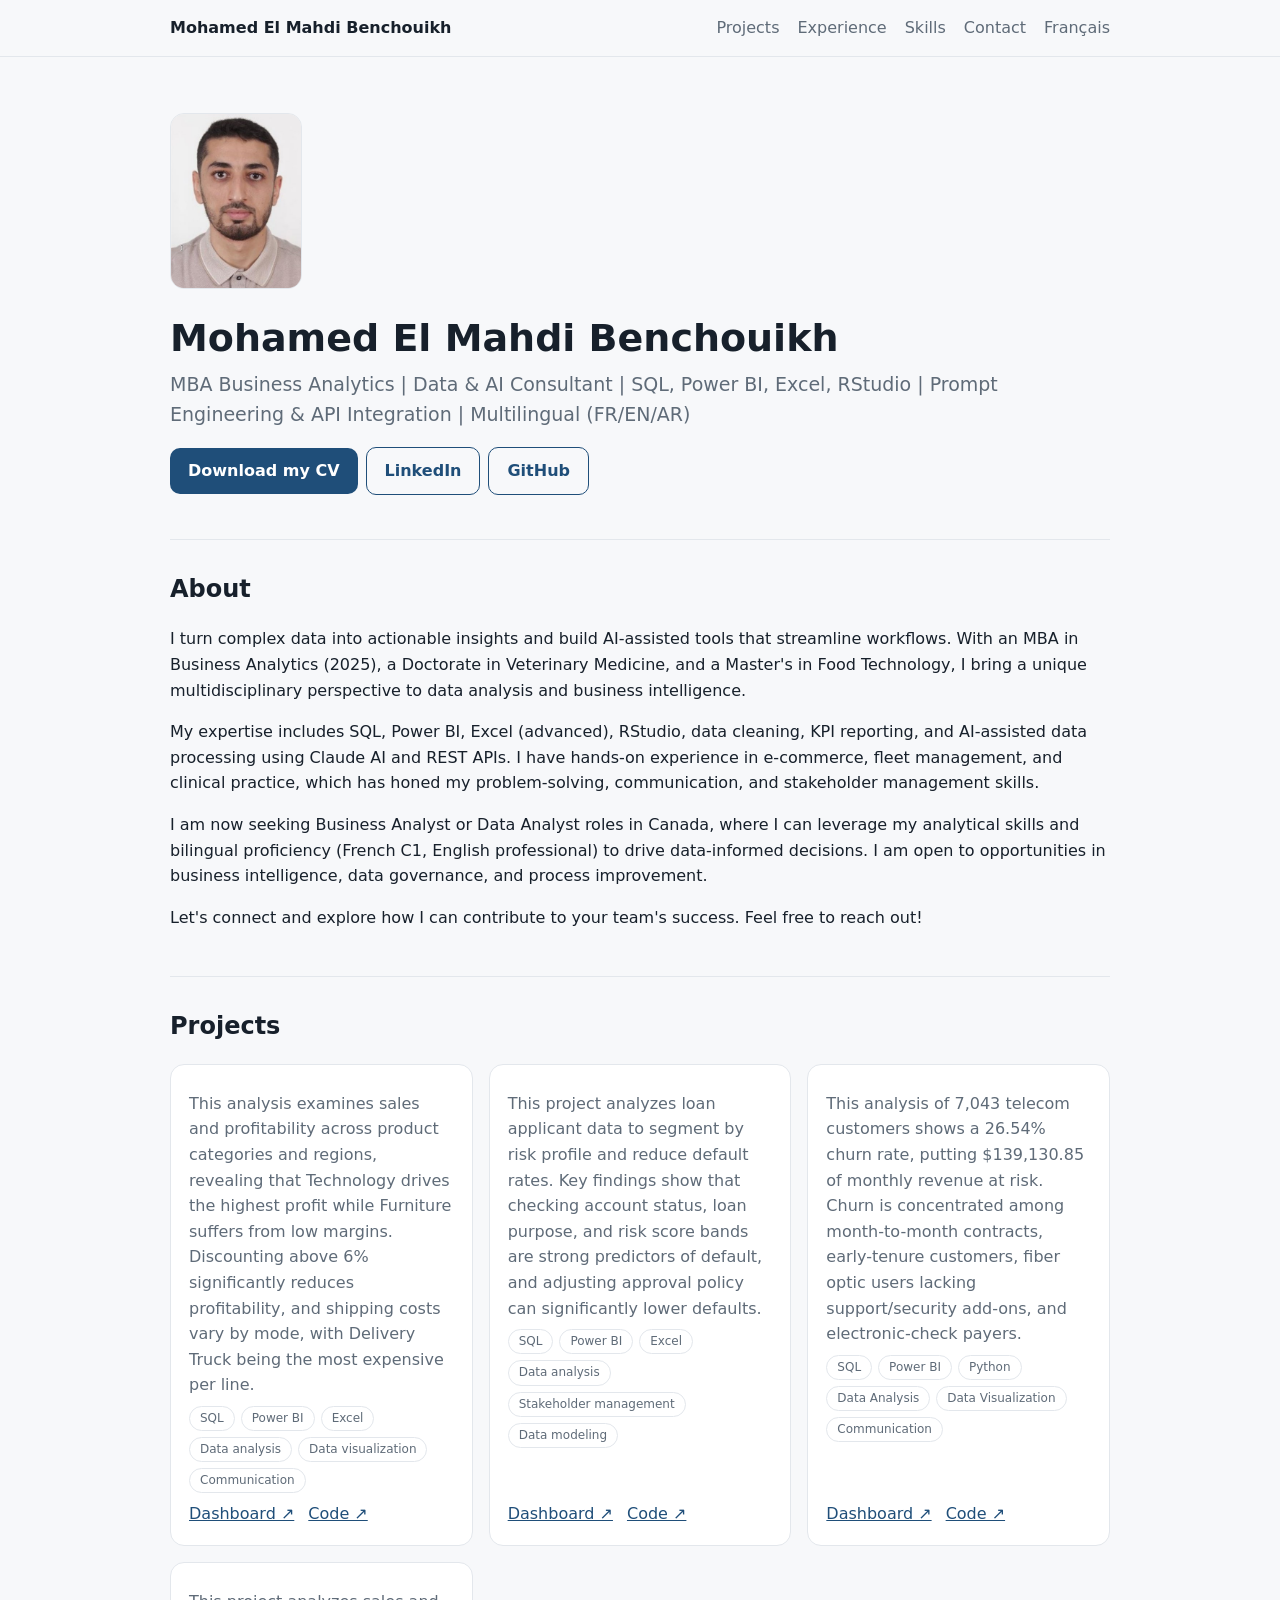
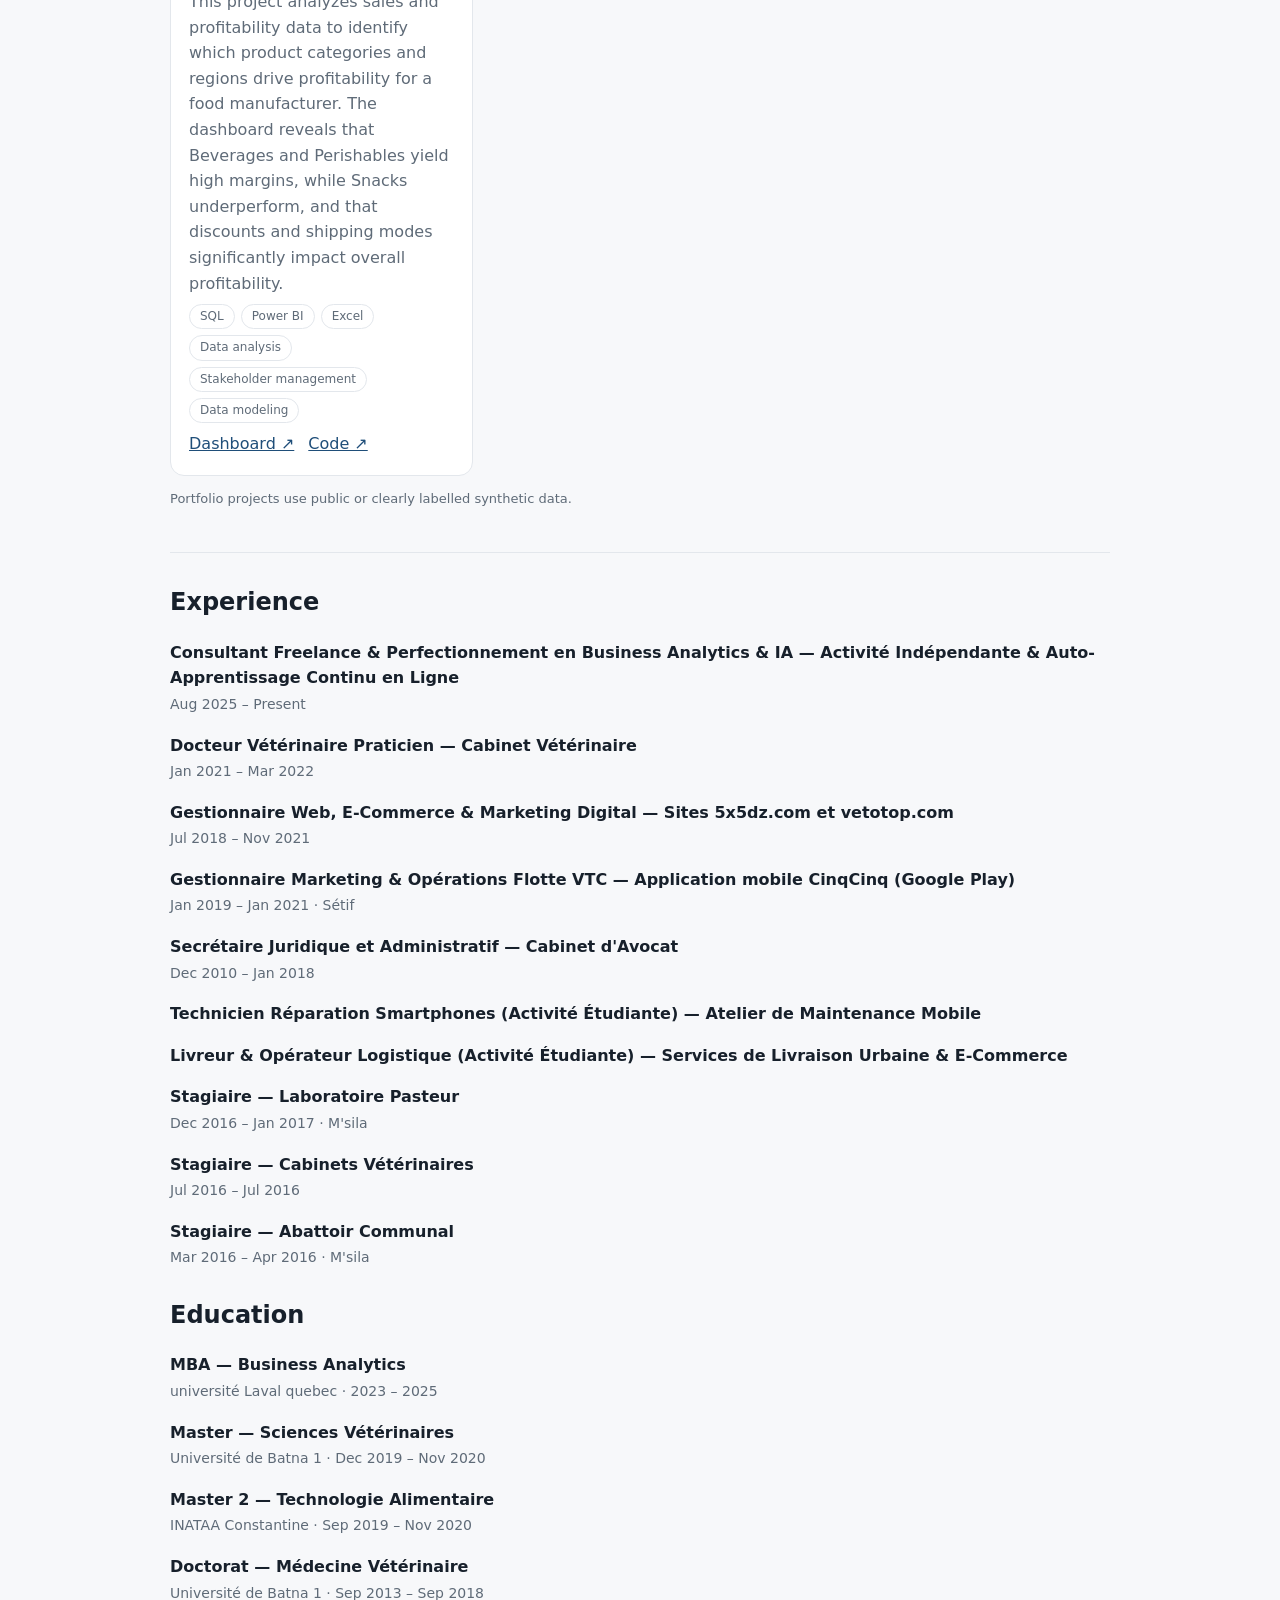
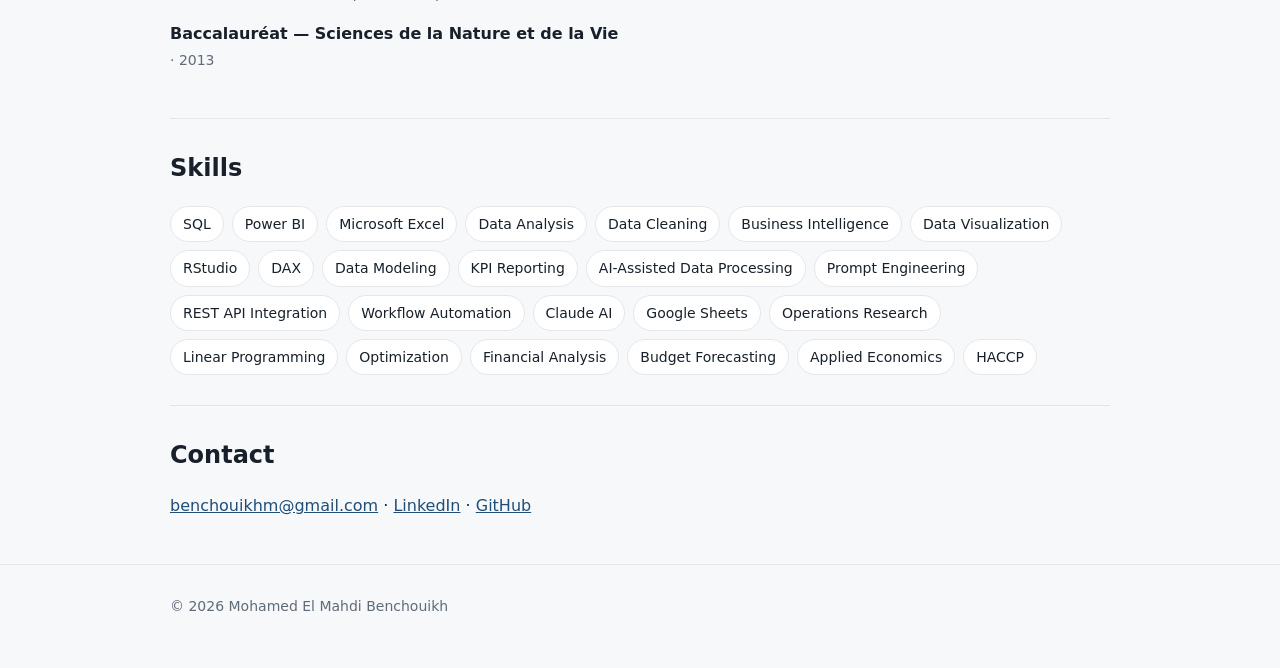
<file: index.html>
<!doctype html>
<html lang="en">
<head>
<meta charset="utf-8" />
<meta name="viewport" content="width=device-width, initial-scale=1" />
<title>Mohamed El Mahdi Benchouikh — MBA Business Analytics</title>
<meta name="description" content="MBA Business Analytics | Data &amp; AI Consultant | SQL, Power BI, Excel, RStudio | Prompt Engineering &amp; API Integration | Multilingual (FR/EN/AR)" />
<link rel="stylesheet" href="assets/style.css" />
<link rel="alternate" hreflang="fr" href="https://bmmahdi.github.io/fr/" />
</head>
<body>
<nav><div class="wrap"><b>Mohamed El Mahdi Benchouikh</b><a href="#projects">Projects</a><a href="#experience">Experience</a><a href="#skills">Skills</a><a href="#contact">Contact</a><a href="fr/" lang="fr">Français</a></div></nav>
<main class="wrap">
<header class="hero">
<img src="assets/photo.jpg" alt="Mohamed El Mahdi Benchouikh" />
<div><h1>Mohamed El Mahdi Benchouikh</h1><p class="head">MBA Business Analytics | Data &amp; AI Consultant | SQL, Power BI, Excel, RStudio | Prompt Engineering &amp; API Integration | Multilingual (FR/EN/AR)</p>
<a class="btn" href="assets/cv-en.pdf">Download my CV</a><a class="btn ghost" href="https://www.linkedin.com/in/mohamed-elmahdi-benchouikh-0a564a135/">LinkedIn</a><a class="btn ghost" href="https://github.com/bmmahdi">GitHub</a></div>
</header>
<section id="about"><h2>About</h2><p>I turn complex data into actionable insights and build AI-assisted tools that streamline workflows. With an MBA in Business Analytics (2025), a Doctorate in Veterinary Medicine, and a Master's in Food Technology, I bring a unique multidisciplinary perspective to data analysis and business intelligence.</p><p>My expertise includes SQL, Power BI, Excel (advanced), RStudio, data cleaning, KPI reporting, and AI-assisted data processing using Claude AI and REST APIs. I have hands-on experience in e-commerce, fleet management, and clinical practice, which has honed my problem-solving, communication, and stakeholder management skills.</p><p>I am now seeking Business Analyst or Data Analyst roles in Canada, where I can leverage my analytical skills and bilingual proficiency (French C1, English professional) to drive data-informed decisions. I am open to opportunities in business intelligence, data governance, and process improvement.</p><p>Let's connect and explore how I can contribute to your team's success. Feel free to reach out!</p></section>
<section id="projects"><h2>Projects</h2><div class="cards">
<article class="card"><h3></h3><p>This analysis examines sales and profitability across product categories and regions, revealing that Technology drives the highest profit while Furniture suffers from low margins. Discounting above 6% significantly reduces profitability, and shipping costs vary by mode, with Delivery Truck being the most expensive per line.</p><div class="tags"><span class="tag">SQL</span><span class="tag">Power BI</span><span class="tag">Excel</span><span class="tag">Data analysis</span><span class="tag">Data visualization</span><span class="tag">Communication</span></div><div class="links"><a href="https://bmmahdi.github.io/retail-sales-profitability-analysis/">Dashboard ↗</a><a href="https://github.com/bmmahdi/retail-sales-profitability-analysis">Code ↗</a></div></article>
<article class="card"><h3></h3><p>This project analyzes loan applicant data to segment by risk profile and reduce default rates. Key findings show that checking account status, loan purpose, and risk score bands are strong predictors of default, and adjusting approval policy can significantly lower defaults.</p><div class="tags"><span class="tag">SQL</span><span class="tag">Power BI</span><span class="tag">Excel</span><span class="tag">Data analysis</span><span class="tag">Stakeholder management</span><span class="tag">Data modeling</span></div><div class="links"><a href="https://bmmahdi.github.io/credit-risk-dashboard-retail-bank/">Dashboard ↗</a><a href="https://github.com/bmmahdi/credit-risk-dashboard-retail-bank">Code ↗</a></div></article>
<article class="card"><h3></h3><p>This analysis of 7,043 telecom customers shows a 26.54% churn rate, putting $139,130.85 of monthly revenue at risk. Churn is concentrated among month-to-month contracts, early-tenure customers, fiber optic users lacking support/security add-ons, and electronic-check payers.</p><div class="tags"><span class="tag">SQL</span><span class="tag">Power BI</span><span class="tag">Python</span><span class="tag">Data Analysis</span><span class="tag">Data Visualization</span><span class="tag">Communication</span></div><div class="links"><a href="https://bmmahdi.github.io/telecom-churn-analysis-retention/">Dashboard ↗</a><a href="https://github.com/bmmahdi/telecom-churn-analysis-retention">Code ↗</a></div></article>
<article class="card"><h3></h3><p>This project analyzes sales and profitability data to identify which product categories and regions drive profitability for a food manufacturer. The dashboard reveals that Beverages and Perishables yield high margins, while Snacks underperform, and that discounts and shipping modes significantly impact overall profitability.</p><div class="tags"><span class="tag">SQL</span><span class="tag">Power BI</span><span class="tag">Excel</span><span class="tag">Data analysis</span><span class="tag">Stakeholder management</span><span class="tag">Data modeling</span></div><div class="links"><a href="https://bmmahdi.github.io/food-supply-chain-sales-dashboard/">Dashboard ↗</a><a href="https://github.com/bmmahdi/food-supply-chain-sales-dashboard">Code ↗</a></div></article>
</div><p style="color:var(--muted);font-size:13px">Portfolio projects use public or clearly labelled synthetic data.</p></section>
<section id="experience"><h2>Experience</h2>
<div class="item"><b>Consultant Freelance &amp; Perfectionnement en Business Analytics &amp; IA — Activité Indépendante &amp; Auto-Apprentissage Continu en Ligne</b><span>Aug 2025 – Present</span></div>
<div class="item"><b>Docteur Vétérinaire Praticien — Cabinet Vétérinaire</b><span>Jan 2021 – Mar 2022</span></div>
<div class="item"><b>Gestionnaire Web, E-Commerce &amp; Marketing Digital — Sites 5x5dz.com et vetotop.com</b><span>Jul 2018 – Nov 2021</span></div>
<div class="item"><b>Gestionnaire Marketing &amp; Opérations Flotte VTC — Application mobile CinqCinq (Google Play)</b><span>Jan 2019 – Jan 2021 · Sétif</span></div>
<div class="item"><b>Secrétaire Juridique et Administratif — Cabinet d'Avocat</b><span>Dec 2010 – Jan 2018</span></div>
<div class="item"><b>Technicien Réparation Smartphones (Activité Étudiante) — Atelier de Maintenance Mobile</b><span></span></div>
<div class="item"><b>Livreur &amp; Opérateur Logistique (Activité Étudiante) — Services de Livraison Urbaine &amp; E-Commerce</b><span></span></div>
<div class="item"><b>Stagiaire — Laboratoire Pasteur</b><span>Dec 2016 – Jan 2017 · M'sila</span></div>
<div class="item"><b>Stagiaire — Cabinets Vétérinaires</b><span>Jul 2016 – Jul 2016</span></div>
<div class="item"><b>Stagiaire — Abattoir Communal</b><span>Mar 2016 – Apr 2016 · M'sila</span></div>
<h2 style="margin-top:26px">Education</h2>
<div class="item"><b>MBA — Business Analytics</b><span>université Laval quebec · 2023 – 2025</span></div>
<div class="item"><b>Master — Sciences Vétérinaires</b><span>Université de Batna 1 · Dec 2019 – Nov 2020</span></div>
<div class="item"><b>Master 2 — Technologie Alimentaire</b><span>INATAA Constantine · Sep 2019 – Nov 2020</span></div>
<div class="item"><b>Doctorat — Médecine Vétérinaire</b><span>Université de Batna 1 · Sep 2013 – Sep 2018</span></div>
<div class="item"><b>Baccalauréat — Sciences de la Nature et de la Vie</b><span> · 2013</span></div>

</section>
<section id="skills"><h2>Skills</h2><div class="chips"><span class="chip">SQL</span><span class="chip">Power BI</span><span class="chip">Microsoft Excel</span><span class="chip">Data Analysis</span><span class="chip">Data Cleaning</span><span class="chip">Business Intelligence</span><span class="chip">Data Visualization</span><span class="chip">RStudio</span><span class="chip">DAX</span><span class="chip">Data Modeling</span><span class="chip">KPI Reporting</span><span class="chip">AI-Assisted Data Processing</span><span class="chip">Prompt Engineering</span><span class="chip">REST API Integration</span><span class="chip">Workflow Automation</span><span class="chip">Claude AI</span><span class="chip">Google Sheets</span><span class="chip">Operations Research</span><span class="chip">Linear Programming</span><span class="chip">Optimization</span><span class="chip">Financial Analysis</span><span class="chip">Budget Forecasting</span><span class="chip">Applied Economics</span><span class="chip">HACCP</span></div></section>
<section id="contact"><h2>Contact</h2><p><a href="mailto:benchouikhm@gmail.com">benchouikhm@gmail.com</a> · <a href="https://www.linkedin.com/in/mohamed-elmahdi-benchouikh-0a564a135/">LinkedIn</a> · <a href="https://github.com/bmmahdi">GitHub</a></p></section>
</main>
<footer><div class="wrap">© 2026 Mohamed El Mahdi Benchouikh</div></footer>
</body>
</html>
</file>
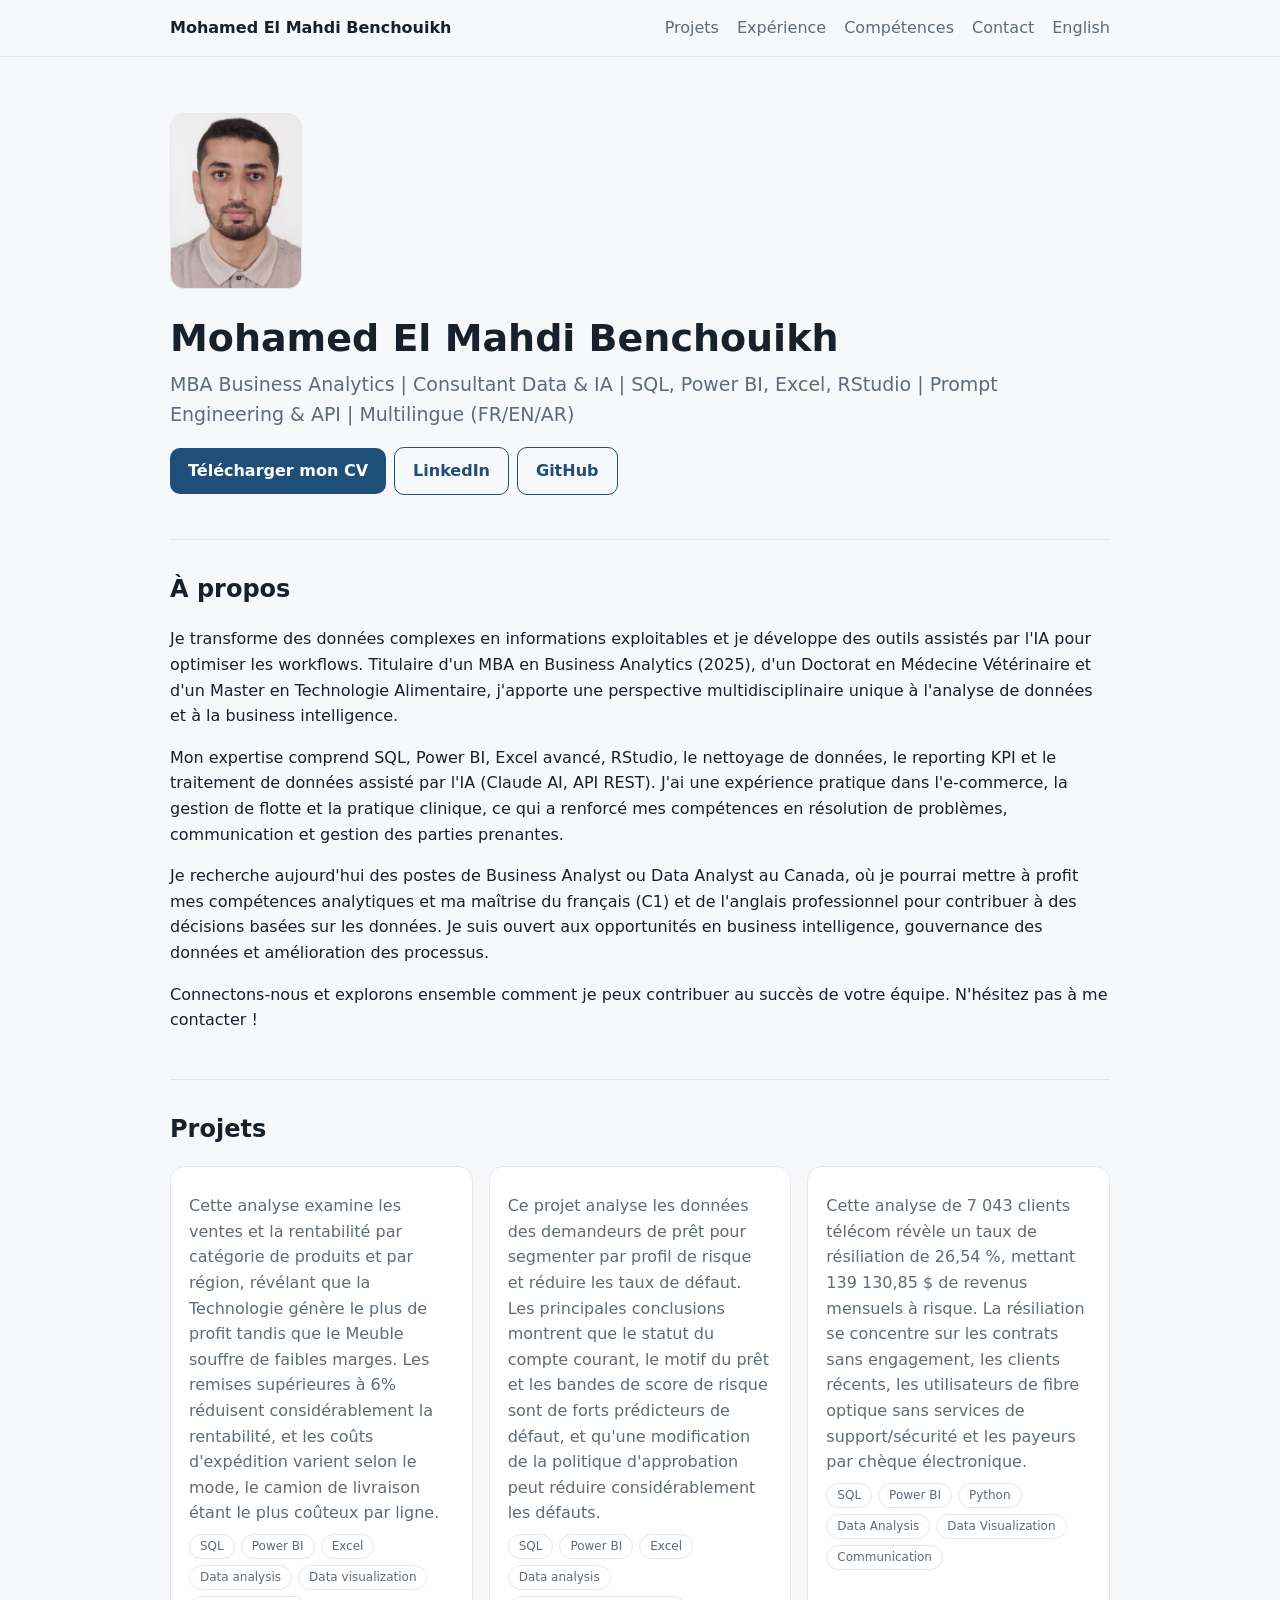
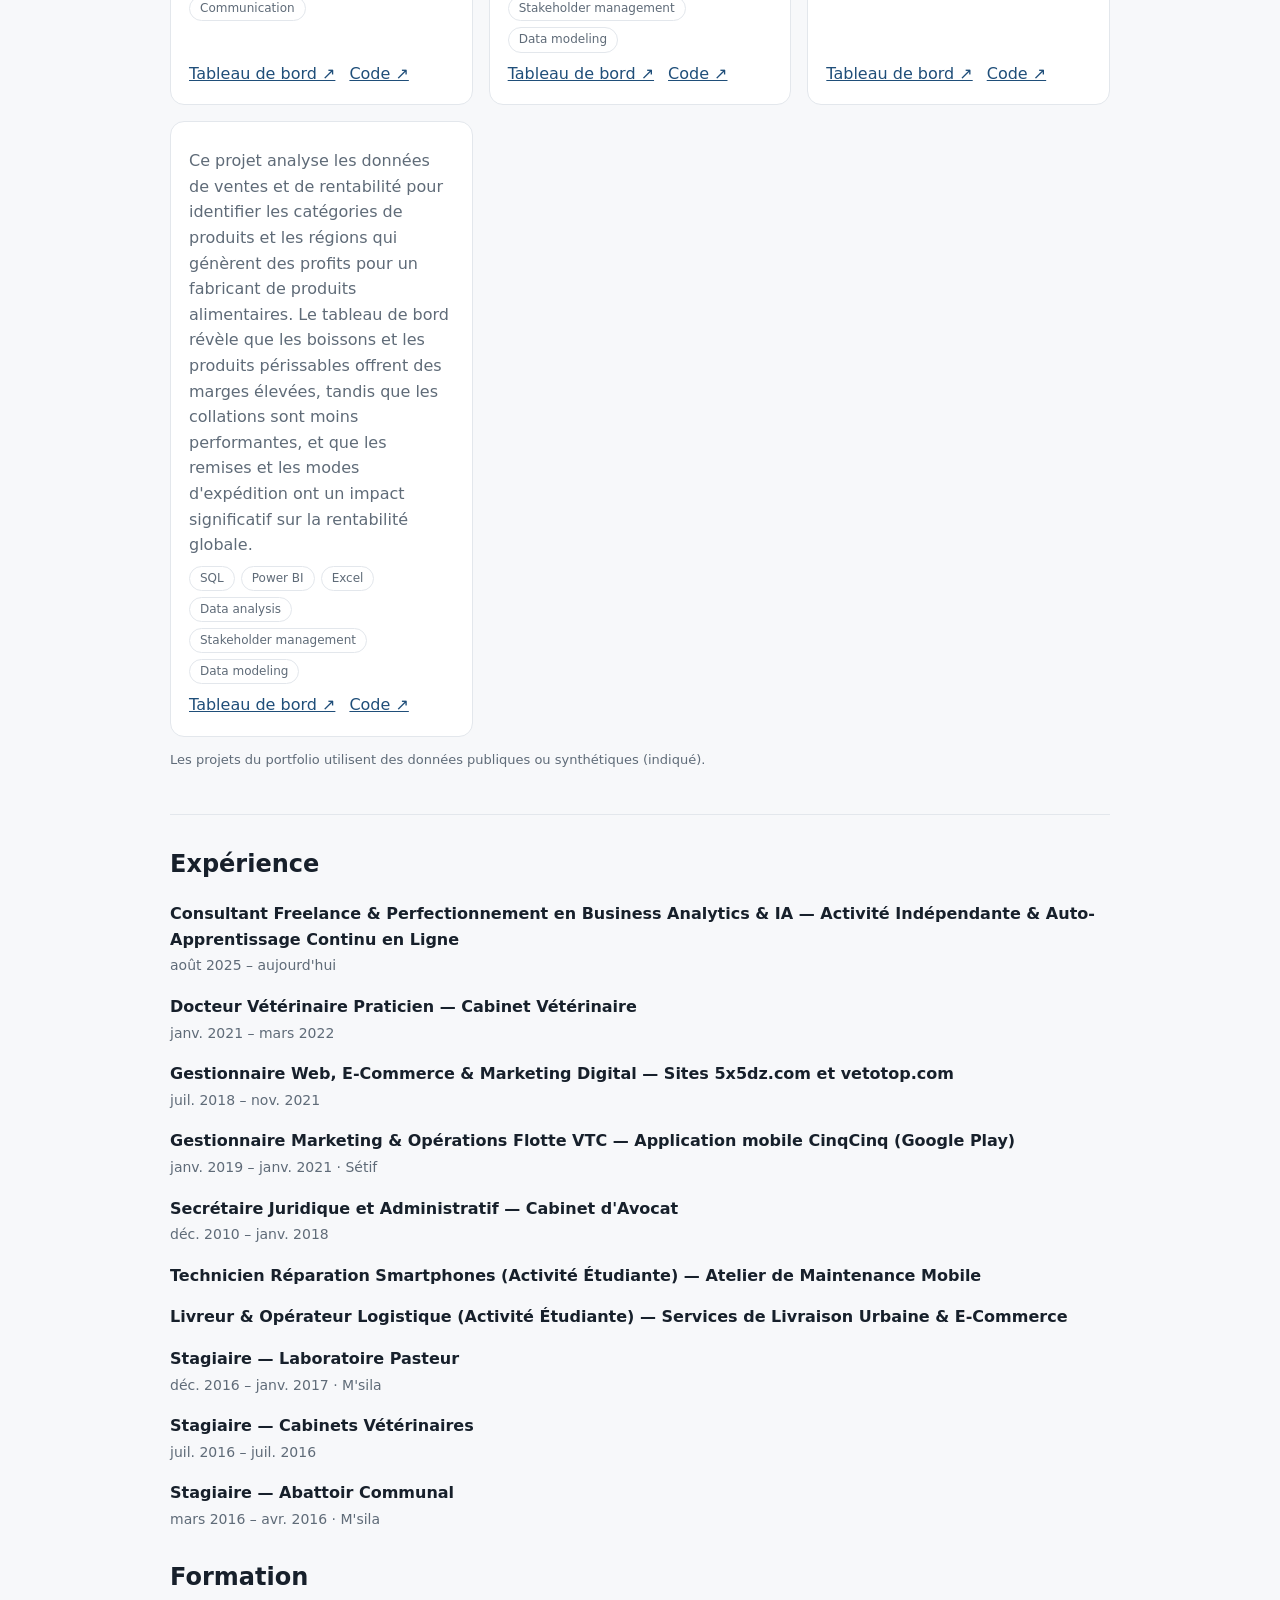
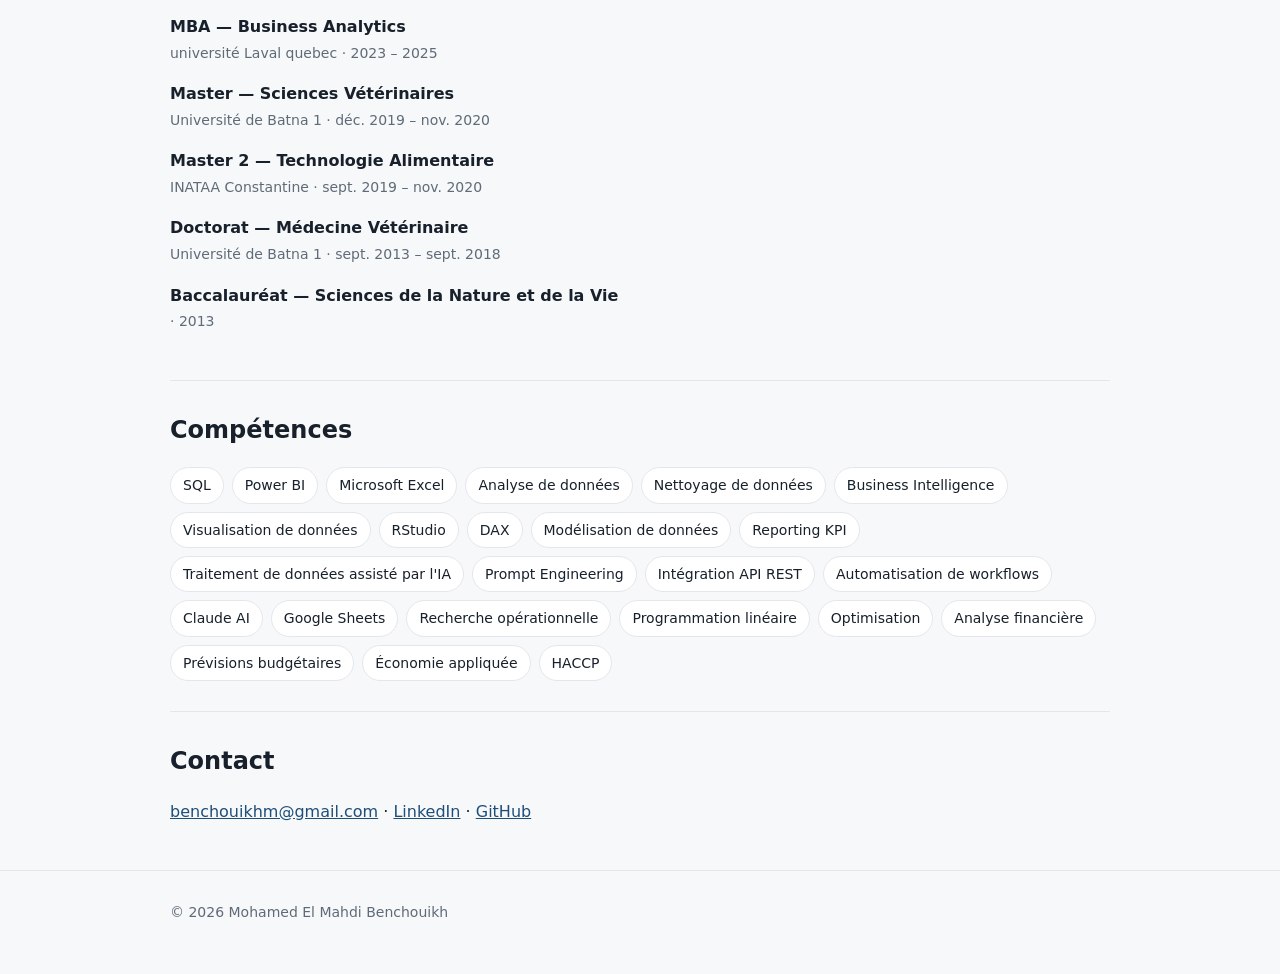
<file: fr/index.html>
<!doctype html>
<html lang="fr">
<head>
<meta charset="utf-8" />
<meta name="viewport" content="width=device-width, initial-scale=1" />
<title>Mohamed El Mahdi Benchouikh — MBA Business Analytics</title>
<meta name="description" content="MBA Business Analytics | Consultant Data &amp; IA | SQL, Power BI, Excel, RStudio | Prompt Engineering &amp; API | Multilingue (FR/EN/AR)" />
<link rel="stylesheet" href="../assets/style.css" />
<link rel="alternate" hreflang="en" href="https://bmmahdi.github.io/" />
</head>
<body>
<nav><div class="wrap"><b>Mohamed El Mahdi Benchouikh</b><a href="#projects">Projets</a><a href="#experience">Expérience</a><a href="#skills">Compétences</a><a href="#contact">Contact</a><a href="../" lang="en">English</a></div></nav>
<main class="wrap">
<header class="hero">
<img src="../assets/photo.jpg" alt="Mohamed El Mahdi Benchouikh" />
<div><h1>Mohamed El Mahdi Benchouikh</h1><p class="head">MBA Business Analytics | Consultant Data &amp; IA | SQL, Power BI, Excel, RStudio | Prompt Engineering &amp; API | Multilingue (FR/EN/AR)</p>
<a class="btn" href="../assets/cv-fr.pdf">Télécharger mon CV</a><a class="btn ghost" href="https://www.linkedin.com/in/mohamed-elmahdi-benchouikh-0a564a135/">LinkedIn</a><a class="btn ghost" href="https://github.com/bmmahdi">GitHub</a></div>
</header>
<section id="about"><h2>À propos</h2><p>Je transforme des données complexes en informations exploitables et je développe des outils assistés par l'IA pour optimiser les workflows. Titulaire d'un MBA en Business Analytics (2025), d'un Doctorat en Médecine Vétérinaire et d'un Master en Technologie Alimentaire, j'apporte une perspective multidisciplinaire unique à l'analyse de données et à la business intelligence.</p><p>Mon expertise comprend SQL, Power BI, Excel avancé, RStudio, le nettoyage de données, le reporting KPI et le traitement de données assisté par l'IA (Claude AI, API REST). J'ai une expérience pratique dans l'e-commerce, la gestion de flotte et la pratique clinique, ce qui a renforcé mes compétences en résolution de problèmes, communication et gestion des parties prenantes.</p><p>Je recherche aujourd'hui des postes de Business Analyst ou Data Analyst au Canada, où je pourrai mettre à profit mes compétences analytiques et ma maîtrise du français (C1) et de l'anglais professionnel pour contribuer à des décisions basées sur les données. Je suis ouvert aux opportunités en business intelligence, gouvernance des données et amélioration des processus.</p><p>Connectons-nous et explorons ensemble comment je peux contribuer au succès de votre équipe. N'hésitez pas à me contacter !</p></section>
<section id="projects"><h2>Projets</h2><div class="cards">
<article class="card"><h3></h3><p>Cette analyse examine les ventes et la rentabilité par catégorie de produits et par région, révélant que la Technologie génère le plus de profit tandis que le Meuble souffre de faibles marges. Les remises supérieures à 6% réduisent considérablement la rentabilité, et les coûts d'expédition varient selon le mode, le camion de livraison étant le plus coûteux par ligne.</p><div class="tags"><span class="tag">SQL</span><span class="tag">Power BI</span><span class="tag">Excel</span><span class="tag">Data analysis</span><span class="tag">Data visualization</span><span class="tag">Communication</span></div><div class="links"><a href="https://bmmahdi.github.io/retail-sales-profitability-analysis/">Tableau de bord ↗</a><a href="https://github.com/bmmahdi/retail-sales-profitability-analysis">Code ↗</a></div></article>
<article class="card"><h3></h3><p>Ce projet analyse les données des demandeurs de prêt pour segmenter par profil de risque et réduire les taux de défaut. Les principales conclusions montrent que le statut du compte courant, le motif du prêt et les bandes de score de risque sont de forts prédicteurs de défaut, et qu'une modification de la politique d'approbation peut réduire considérablement les défauts.</p><div class="tags"><span class="tag">SQL</span><span class="tag">Power BI</span><span class="tag">Excel</span><span class="tag">Data analysis</span><span class="tag">Stakeholder management</span><span class="tag">Data modeling</span></div><div class="links"><a href="https://bmmahdi.github.io/credit-risk-dashboard-retail-bank/">Tableau de bord ↗</a><a href="https://github.com/bmmahdi/credit-risk-dashboard-retail-bank">Code ↗</a></div></article>
<article class="card"><h3></h3><p>Cette analyse de 7 043 clients télécom révèle un taux de résiliation de 26,54 %, mettant 139 130,85 $ de revenus mensuels à risque. La résiliation se concentre sur les contrats sans engagement, les clients récents, les utilisateurs de fibre optique sans services de support/sécurité et les payeurs par chèque électronique.</p><div class="tags"><span class="tag">SQL</span><span class="tag">Power BI</span><span class="tag">Python</span><span class="tag">Data Analysis</span><span class="tag">Data Visualization</span><span class="tag">Communication</span></div><div class="links"><a href="https://bmmahdi.github.io/telecom-churn-analysis-retention/">Tableau de bord ↗</a><a href="https://github.com/bmmahdi/telecom-churn-analysis-retention">Code ↗</a></div></article>
<article class="card"><h3></h3><p>Ce projet analyse les données de ventes et de rentabilité pour identifier les catégories de produits et les régions qui génèrent des profits pour un fabricant de produits alimentaires. Le tableau de bord révèle que les boissons et les produits périssables offrent des marges élevées, tandis que les collations sont moins performantes, et que les remises et les modes d'expédition ont un impact significatif sur la rentabilité globale.</p><div class="tags"><span class="tag">SQL</span><span class="tag">Power BI</span><span class="tag">Excel</span><span class="tag">Data analysis</span><span class="tag">Stakeholder management</span><span class="tag">Data modeling</span></div><div class="links"><a href="https://bmmahdi.github.io/food-supply-chain-sales-dashboard/">Tableau de bord ↗</a><a href="https://github.com/bmmahdi/food-supply-chain-sales-dashboard">Code ↗</a></div></article>
</div><p style="color:var(--muted);font-size:13px">Les projets du portfolio utilisent des données publiques ou synthétiques (indiqué).</p></section>
<section id="experience"><h2>Expérience</h2>
<div class="item"><b>Consultant Freelance &amp; Perfectionnement en Business Analytics &amp; IA — Activité Indépendante &amp; Auto-Apprentissage Continu en Ligne</b><span>août 2025 – aujourd'hui</span></div>
<div class="item"><b>Docteur Vétérinaire Praticien — Cabinet Vétérinaire</b><span>janv. 2021 – mars 2022</span></div>
<div class="item"><b>Gestionnaire Web, E-Commerce &amp; Marketing Digital — Sites 5x5dz.com et vetotop.com</b><span>juil. 2018 – nov. 2021</span></div>
<div class="item"><b>Gestionnaire Marketing &amp; Opérations Flotte VTC — Application mobile CinqCinq (Google Play)</b><span>janv. 2019 – janv. 2021 · Sétif</span></div>
<div class="item"><b>Secrétaire Juridique et Administratif — Cabinet d'Avocat</b><span>déc. 2010 – janv. 2018</span></div>
<div class="item"><b>Technicien Réparation Smartphones (Activité Étudiante) — Atelier de Maintenance Mobile</b><span></span></div>
<div class="item"><b>Livreur &amp; Opérateur Logistique (Activité Étudiante) — Services de Livraison Urbaine &amp; E-Commerce</b><span></span></div>
<div class="item"><b>Stagiaire — Laboratoire Pasteur</b><span>déc. 2016 – janv. 2017 · M'sila</span></div>
<div class="item"><b>Stagiaire — Cabinets Vétérinaires</b><span>juil. 2016 – juil. 2016</span></div>
<div class="item"><b>Stagiaire — Abattoir Communal</b><span>mars 2016 – avr. 2016 · M'sila</span></div>
<h2 style="margin-top:26px">Formation</h2>
<div class="item"><b>MBA — Business Analytics</b><span>université Laval quebec · 2023 – 2025</span></div>
<div class="item"><b>Master — Sciences Vétérinaires</b><span>Université de Batna 1 · déc. 2019 – nov. 2020</span></div>
<div class="item"><b>Master 2 — Technologie Alimentaire</b><span>INATAA Constantine · sept. 2019 – nov. 2020</span></div>
<div class="item"><b>Doctorat — Médecine Vétérinaire</b><span>Université de Batna 1 · sept. 2013 – sept. 2018</span></div>
<div class="item"><b>Baccalauréat — Sciences de la Nature et de la Vie</b><span> · 2013</span></div>

</section>
<section id="skills"><h2>Compétences</h2><div class="chips"><span class="chip">SQL</span><span class="chip">Power BI</span><span class="chip">Microsoft Excel</span><span class="chip">Analyse de données</span><span class="chip">Nettoyage de données</span><span class="chip">Business Intelligence</span><span class="chip">Visualisation de données</span><span class="chip">RStudio</span><span class="chip">DAX</span><span class="chip">Modélisation de données</span><span class="chip">Reporting KPI</span><span class="chip">Traitement de données assisté par l'IA</span><span class="chip">Prompt Engineering</span><span class="chip">Intégration API REST</span><span class="chip">Automatisation de workflows</span><span class="chip">Claude AI</span><span class="chip">Google Sheets</span><span class="chip">Recherche opérationnelle</span><span class="chip">Programmation linéaire</span><span class="chip">Optimisation</span><span class="chip">Analyse financière</span><span class="chip">Prévisions budgétaires</span><span class="chip">Économie appliquée</span><span class="chip">HACCP</span></div></section>
<section id="contact"><h2>Contact</h2><p><a href="mailto:benchouikhm@gmail.com">benchouikhm@gmail.com</a> · <a href="https://www.linkedin.com/in/mohamed-elmahdi-benchouikh-0a564a135/">LinkedIn</a> · <a href="https://github.com/bmmahdi">GitHub</a></p></section>
</main>
<footer><div class="wrap">© 2026 Mohamed El Mahdi Benchouikh</div></footer>
</body>
</html>
</file>
<file: assets/style.css>
:root{--bg:#f7f8fa;--panel:#fff;--text:#17202b;--muted:#5f6b78;--line:#e3e7ec;--accent:#1f4e79}
@media (prefers-color-scheme:dark){:root{--bg:#0e1319;--panel:#161c24;--text:#e8edf2;--muted:#9aa6b2;--line:#28313c;--accent:#80b4ea}}
*{box-sizing:border-box}html{scroll-behavior:smooth}body{margin:0;background:var(--bg);color:var(--text);font:16px/1.6 system-ui,"Segoe UI",Roboto,sans-serif}
a{color:var(--accent)}.wrap{max-width:980px;margin:auto;padding:0 20px}
nav{position:sticky;top:0;background:var(--bg);border-bottom:1px solid var(--line);z-index:2}nav .wrap{display:flex;gap:18px;align-items:center;height:56px;overflow-x:auto}
nav b{margin-right:auto;white-space:nowrap}nav a{text-decoration:none;color:var(--muted);white-space:nowrap}nav a:hover{color:var(--accent)}
.hero{display:flex;gap:28px;align-items:center;padding:56px 0 36px;flex-wrap:wrap}.hero img{width:132px;height:176px;object-fit:cover;border-radius:14px;border:1px solid var(--line)}
.hero h1{font-size:38px;line-height:1.15;margin:0}.hero .head{font-size:19px;color:var(--muted);margin:8px 0 18px}
.btn{display:inline-block;padding:10px 18px;border-radius:10px;background:var(--accent);color:#fff;text-decoration:none;font-weight:600;margin:0 8px 8px 0}
.btn.ghost{background:transparent;color:var(--accent);border:1px solid var(--accent)}
section{padding:30px 0;border-top:1px solid var(--line)}h2{font-size:24px;margin:0 0 18px}
.cards{display:grid;grid-template-columns:repeat(auto-fit,minmax(min(100%,280px),1fr));gap:16px}
.card{background:var(--panel);border:1px solid var(--line);border-radius:14px;padding:18px;display:flex;flex-direction:column;gap:8px}
.card h3{margin:0;font-size:18px}.card p{margin:0;color:var(--muted)}.tags{display:flex;flex-wrap:wrap;gap:6px}
.tag{font-size:12px;padding:2px 10px;border-radius:999px;border:1px solid var(--line);color:var(--muted)}
.links{margin-top:auto;display:flex;gap:14px}.item{margin-bottom:16px}.item b{display:block}.item span{color:var(--muted);font-size:14px}
.chips{display:flex;flex-wrap:wrap;gap:8px}.chip{padding:6px 12px;border-radius:999px;background:var(--panel);border:1px solid var(--line);font-size:14px}
footer{padding:30px 0 50px;color:var(--muted);font-size:14px;border-top:1px solid var(--line)}
@media (forced-colors:active){.btn{border:2px solid ButtonText}}
</file>
